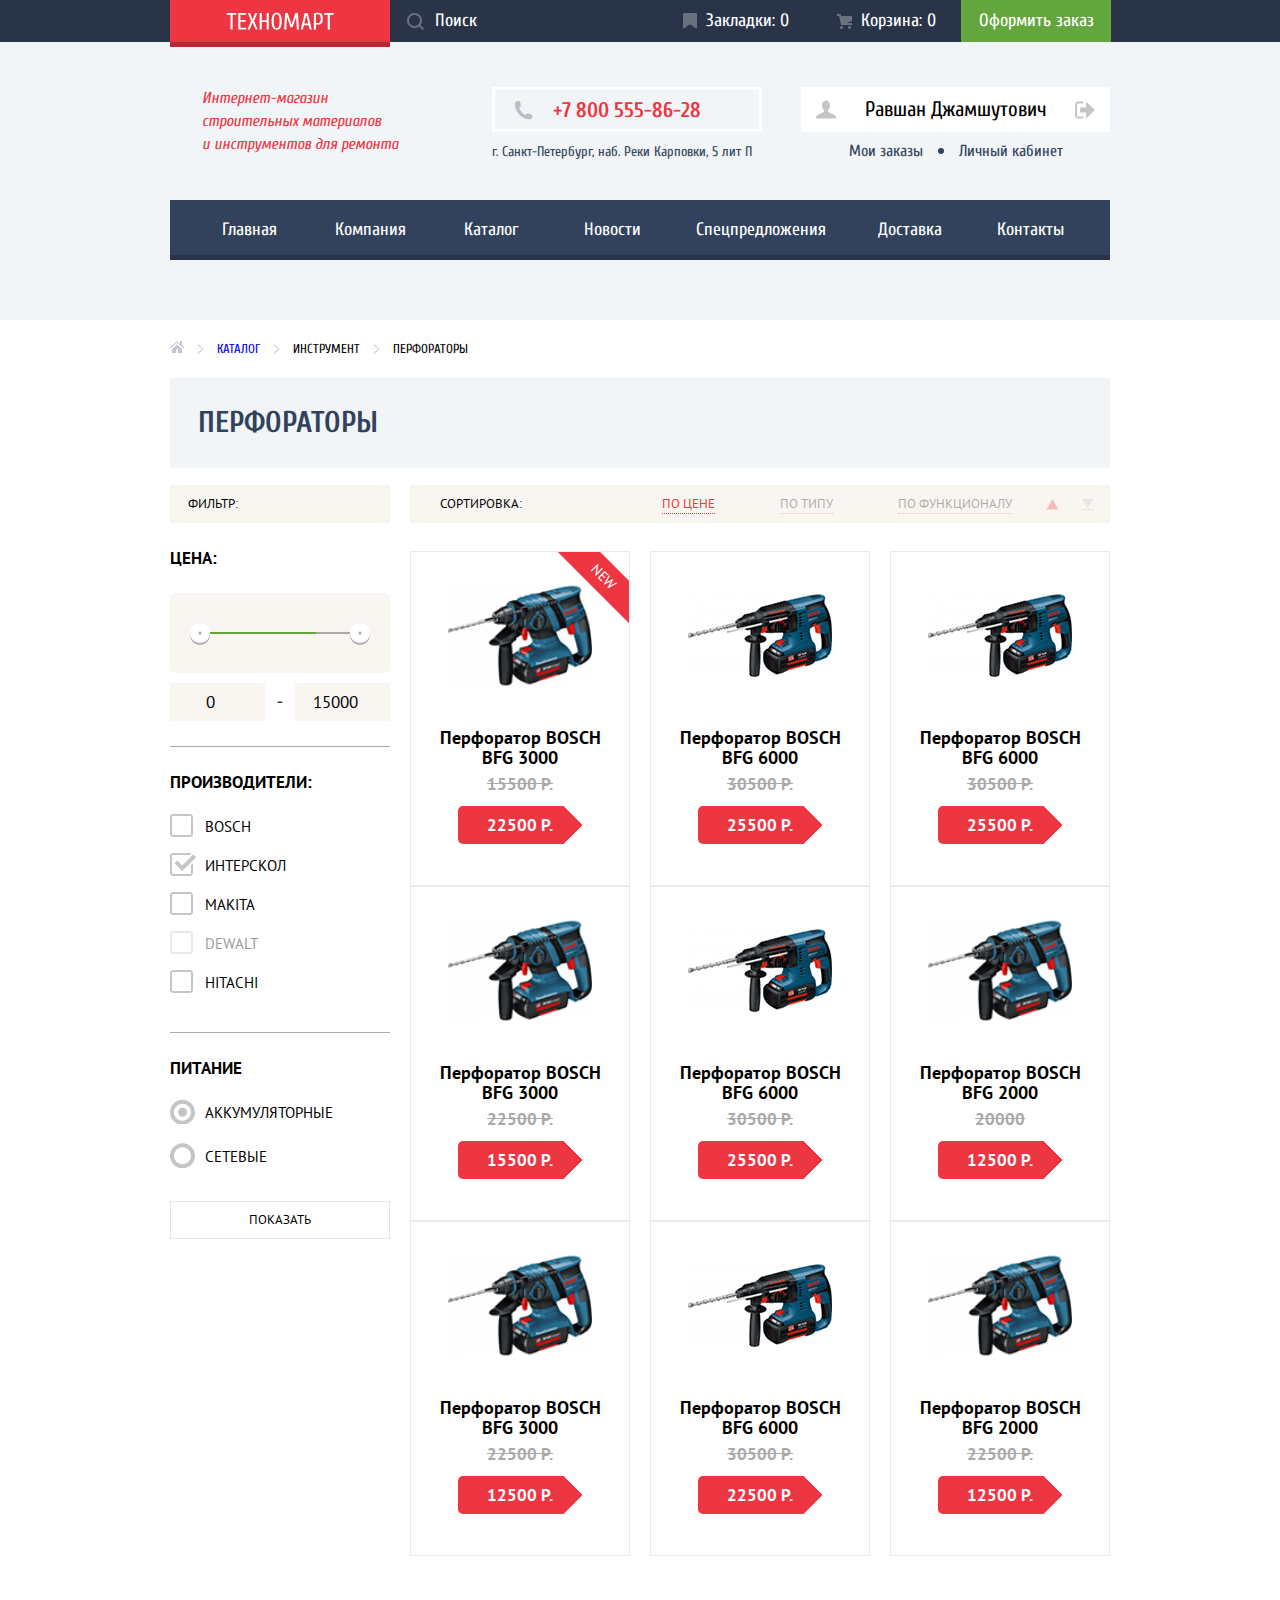
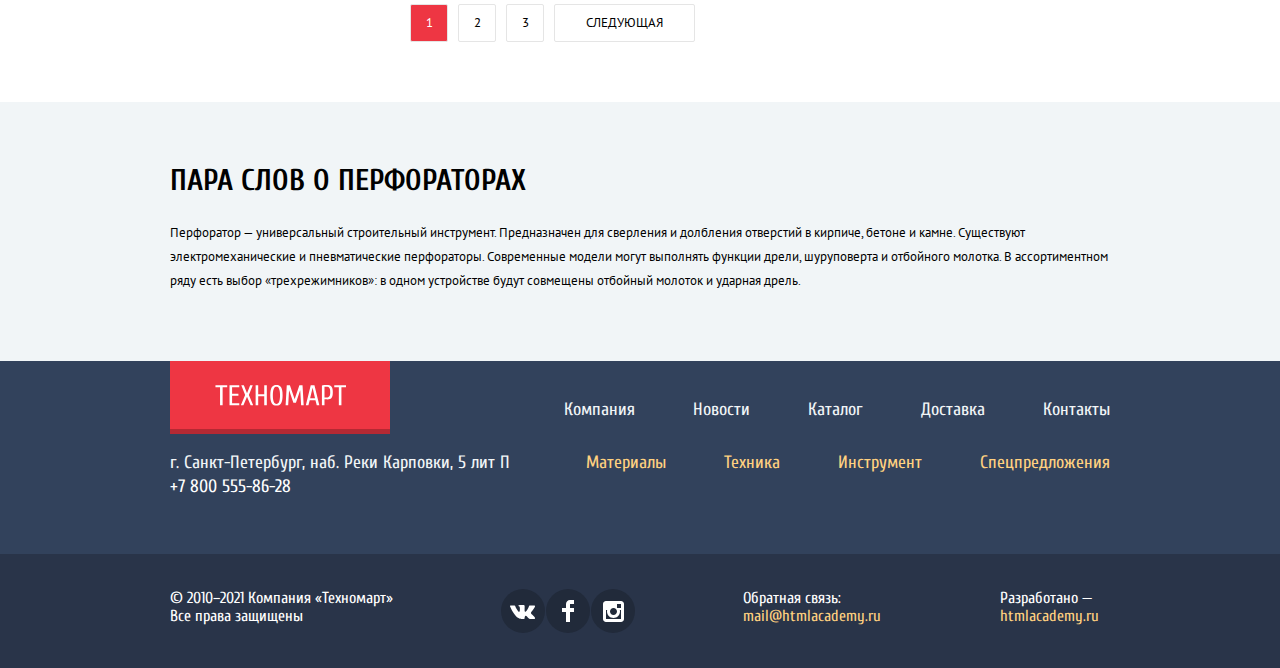
<file: catalog.html>
<!DOCTYPE html class="page">
<html lang="ru" class="catalog-page">
    <head>
        <meta charset="utf-8">
        <title>HTML Academy: Technomart: Каталог</title>
        <link rel="shortcut icon" href="favicon.ico" type="image/x-icon">
        <link rel="icon" href="img/favicon/32.svg" type="image/svg+xml">
        <link rel="apple-touch-icon" href="img/favicon/180.png">
        <link rel="manifest" href="manifest.webmanifest">
        <link rel="preconnect" href="https://fonts.googleapis.com">
        <link rel="preconnect" href="https://fonts.gstatic.com" crossorigin>
        <link href="https://fonts.googleapis.com/css2?family=Cuprum:wght@400;700&family=PT+Sans:wght@400;700&display=swap" rel="stylesheet">
        <link rel="stylesheet" href="css/normalize.css">
        <link rel="stylesheet" href="css/style.css">
    </head>
<body class="page-body">

    <header class="header">
        <div class="header-top">
            <div class="container">
                <a class="logo" href="/">
                    <img src="img/logos/logo-technomart.svg" width="108" height="18" alt="Техномарт. Ссылка на главную.">
                </a>
                <form class="search">
                    <svg width="17" height="17" viewBox="0 0 17 17" fill="none" xmlns="http://www.w3.org/2000/svg" class="search-icon">
                        <g opacity="0.3">
                        <path fill-rule="evenodd" clip-rule="evenodd" d="M13.458 12.044L17 15.586L15.586 17L12.044 13.458C10.782 14.421 9.21 15 7.5 15C3.35786 15 0 11.6421 0 7.5C0 3.35786 3.35786 0 7.5 0C11.6421 0 15 3.35786 15 7.5C15.0001 9.14309 14.4581 10.7403 13.458 12.044ZM7.5 2C4.467 2 2 4.467 2 7.5C2.00331 10.5362 4.4638 12.9967 7.5 13C10.532 13 13 10.532 13 7.5C13 4.467 10.532 2 7.5 2Z" fill="white"/>
                        </g>
                    </svg>
                    <input type="search" id="header-search" class="search-input">
                    <label for="header-search" class="search-label">Поиск</label>
                </form>
                <a href="#" class="bookmark">
                    <svg width="14" height="16" viewBox="0 0 14 16" fill="none" xmlns="http://www.w3.org/2000/svg" class="bookmark-icon">
                        <g opacity="0.3">
                        <path d="M14 15C14 15.55 13.632 15.741 13.182 15.426L7.819 11.661C7.369 11.346 6.632 11.346 6.182 11.661L0.818 15.426C0.368 15.741 0 15.55 0 15V1C0 0.45 0.45 0 1 0H13C13.55 0 14 0.45 14 1V15Z" fill="white"/>
                        </g>
                        </svg>
                        
                    Закладки: 0</a>
                <a href="#" class="cart-count">
                    <svg width="15" height="15" viewBox="0 0 15 15" fill="none" xmlns="http://www.w3.org/2000/svg" class="cart-icon">
                        <g opacity="0.3">
                        <path d="M4.5 15C5.32843 15 6 14.3284 6 13.5C6 12.6716 5.32843 12 4.5 12C3.67157 12 3 12.6716 3 13.5C3 14.3284 3.67157 15 4.5 15Z" fill="white"/>
                        <path d="M12.5 15C13.3284 15 14 14.3284 14 13.5C14 12.6716 13.3284 12 12.5 12C11.6716 12 11 12.6716 11 13.5C11 14.3284 11.6716 15 12.5 15Z" fill="white"/>
                        <path d="M15 2H4.07L3.648 0H0V2H2.031L4.016 11H15V9H9.441L15 6.951V2Z" fill="white"/>
                        </g>
                        </svg>
                        
                    Корзина: 0</a>
                <a href="#" class="confirm-order">Оформить заказ</a>
            </div>
        </div>
        <div class="header-middle">
            <div class="container">      
                <p class="slogan">
                    Интернет-магазин<br />строительных материалов<br />и инструментов для ремонта
                </p>
                <address class="header-adress-wrapper">
                    <div class="phone-wrapper">
                        <a href="tel:+78005558628" class="header-phone">+7 800 555-86-28</a>
                    </div>
                    <a href="#" class="header-adress">г. Санкт-Петербург, наб. Реки Карповки, 5 лит П</a>
                </address>
                <div class="user">
                    <div class="user-in">
                        <div class="user-name">
                            <a href="#" class="user-login-icon">
                                
                            <svg width="20" height="19" viewBox="0 0 20 19" xmlns="http://www.w3.org/2000/svg">
                                <path d="M17.881 14.666C15.737 13.931 13.625 13 12.674 12.276C12.017 11.775 11.904 10.658 12.157 9.861C13.275 8.958 14.021 7.384 14.021 5.583C14.021 2.776 12.221 0.5 10 0.5C7.77902 0.5 5.97901 2.776 5.97901 5.583C5.97901 7.384 6.72501 8.957 7.84201 9.86C8.09501 10.658 7.98302 11.775 7.32502 12.276C6.37502 13 4.26201 13.93 2.11801 14.666C-0.0259852 15.402 1.48343e-05 18.5 1.48343e-05 18.5H20C20 18.5 20.025 15.401 17.881 14.666Z" fill="#C5C5C5"/>
                                </svg>
                            </a>
                            <a href="#" class="user-login">
                                Равшан Джамшутович
                            </a>
                            <a href="#" class="user-exit">
                                <svg width="20" height="18" viewBox="0 0 20 18" xmlns="http://www.w3.org/2000/svg">
                                    <path d="M20 9L11.125 0.5V6.5H5.125V11.5H11.125V17.5L20 9Z" fill="#C5C5C5"/>
                                    <path d="M2.10604 14.452V3.548C2.12404 3.172 2.27704 2.491 3.11604 2.491H8.14304V0.5H3.11604C0.938036 0.5 0.112036 2.31 0.0870361 3.527V14.473C0.112036 15.689 0.938036 17.5 3.11604 17.5H8.14304V15.51H3.11604C2.27704 15.51 2.12404 14.827 2.10604 14.452Z" fill="#C5C5C5"/>
                                </svg>
                            </a>
                        </div>
                        <div class="user-menu">
                            <a class="user-orders">Мои заказы</a>
                            <div class="delim"></div>
                            <a class="user-cabinet">Личный кабинет</a>
                        </div>
                    </div>
                    <div class="user-out" style="display: none;">
                        <a href="blank.html" class="log-in">Войти</a>
                        <a href="blank.html" class="registration">Регистрация</a>
                    </div>
                </div>
            </div>
        </div>
        <nav class="header-bottom container">
            <div class="header-navlist">
                    <a href="/" class="nav-a">Главная</a>
                    <a href="blank.html" class="nav-a">Компания</a>
                    <a href="catalog.html" class="nav-a">Каталог</a>
                    <a href="blank.html" class="nav-a">Новости</a>
                    <a href="blank.html" class="nav-a">Спецпредложения</a>
                    <a href="blank.html" class="nav-a">Доставка</a>
                    <a href="blank.html" class="nav-a">Контакты</a>
            </div>
        </nav>
    </header>

<main class="catalog-main">
    <div class="container grid-container">
        <nav class="breadcumbs">
            <a class="breadcumbs-link"><img src="img/icons/home.svg" alt="Главная" width="14" height="12"></a>
            <a href="/catalog.html" class="breadcumbs-link">Каталог</a>
            <a class="breadcumbs-link">Инструмент</a>
            <a>Перфораторы</a>
        </nav>

        <div class="catalog-header-wrapper section-header">
            <h1 class="catalog-header">Перфораторы</h1>
        </div>

        <section class="filter">
            <form action="">
                <h2 class="filter-header">Фильтр:</h2>
                <fieldset class="filter-fieldset filter-price">
                    <legend class="filter-legend">Цена:</legend>
                    <div class="price-range">
                        <div class="range-controls">
                            <div class="scale">
                                <div class="bar"></div>
                            </div>
                            <div class="toggle toggle-min"></div>
                            <div class="toggle toggle-max"></div>
                        </div>
                        <div class="price-controls">
                            <label class="min-price">
                                <input type="number" name="min-price" value="0" class="price-input">
                              </label>
                              -
                              <label class="max-price">
                                <input type="number" name="max-price" value="15000" class="price-input">
                              </label>
                        </div>
                    </div>
                </fieldset>
                <fieldset class="filter-fieldset filter-fabric">
                    <legend class="filter-legend">Производители:</legend>
                    <ul class="fabric-list">
                        <li class="fabric-item">
                            <input type="checkbox" name="fabric-bosch" id="fabric-bosch" class="filter-input-checkbox  visually-hidden"><label for="fabric-bosch">BOSCH</label>
                        </li>
                        <li class="fabric-item">
                            <input type="checkbox" name="fabric-interskol" id="fabric-interskol" class="filter-input-checkbox visually-hidden" checked><label for="fabric-interskol">ИНТЕРСКОЛ</label>
                        </li>
                        <li class="fabric-item">
                            <input type="checkbox" name="fabric-makite" id="fabric-makite" class="filter-input-checkbox visually-hidden"><label for="fabric-makite">MAKIta</label>
                        </li>
                        <li class="fabric-item">
                            <input type="checkbox" class="filter-input-checkbox visually-hidden" id="dewalt" name="dewalt" disabled><label for="">Dewalt</label>
                        </li>
                        <li class="fabric-item">
                            <input type="checkbox" id="hitachi" name="hitachi" class="filter-input-checkbox visually-hidden"><label for="hitachi">Hitachi</label>
                        </li>
                    </ul>
                </fieldset>
                <fieldset class="filter-fieldset filter-power">
                    <legend class="filter-legend">Питание</legend>
                    <ul class="power-list">
                        <li class="power-item">
                            <input type="radio" class="filter-input-radio visually-hidden" name="radio-power" id="radio-accum" checked><label for="radio-accum">Аккумуляторные</label>
                        </li>
                        <li class="power-item">
                            <input type="radio" name="radio-power" id="radio-net" class="filter-input-radio visually-hidden"><label for="radio-net">Сетевые</label>
                        </li>
                    </ul>
                </fieldset>
                <button type="submit" class="filter-submit">Показать</button>
            </form>
        </section>
        <section class="sort">
            <fieldset class="sort-wrapper">
                <span class="sort-legend">Сортировка:</span>
                    <div class="sort-params">
                        <a class="sort-param by-price active">По цене</a>
                        <a class="sort-param by-type">По типу</a>
                        <a class="sort-param by-func">По функционалу</a>
                    </div>
                    <div class="sort-order">
                        <a class="sort-param sort-asc"><img src="img/filter/asc.svg" alt="по возрастанию"></a>
                        <a class="sort-param sort-dsc"><img src="img/filter/dsc.svg" alt="по убыванию"></a>
                    </div>
            </fieldset>
        </section>
        <section class="goods">
            <ul class="goods-list goods-list-catalog">
                <li class="good-item new">
                    <img src="img/goods/bfg3000.jpg" alt="" width="127" height="112" class="good-img">
                    <div class="good-buttons">
                        <a class="good-buy">Купить</a>
                        <a class="good-bookmark">В закладки</a>
                    </div>
                    <p class="good-title">
                        Перфоратор BOSCH<br />
                        BFG 3000
                    </p>
                    <p class="old-price">15500 Р.</p>
                    <p class="price"><span>22500 Р.</span></p>
                </li>
                <li class="good-item">
                    <img src="img/goods/bfg6000.jpg" alt="" width="144" height="128" class="good-img">
                    <div class="good-buttons">
                        <a class="good-buy">Купить</a>
                        <a class="good-bookmark">В закладки</a>
                    </div>
                    <p class="good-title">
                        Перфоратор BOSCH<br />
                        BFG 6000
                    </p>
                    <p class="old-price">30500 Р.</p>
                    <p class="price"><span>25500 Р.</span></p>
                </li>
                <li class="good-item">
                        <img src="img/goods/bfg6000.jpg" alt="" width="144" height="128" class="good-img">
                        <div class="good-buttons">
                            <a class="good-buy">Купить</a>
                            <a class="good-bookmark">В закладки</a>
                        </div>
                        <p class="good-title">Перфоратор BOSCH<br />BFG 6000</p>
                        <p class="old-price">30500 Р.</p>
                        <p class="price"><span>25500 Р.</span></p>
                </li>
                <li class="good-item">
                        <img src="img/goods/bfg3000.jpg" alt="" width="127" height="112" class="good-img">
                        <div class="good-buttons">
                            <a class="good-buy">Купить</a>
                            <a class="good-bookmark">В закладки</a>
                        </div>
                        <p class="good-title">Перфоратор BOSCH<br />BFG 3000</p>
                        <p class="old-price">22500 Р.</p>
                        <p class="price"><span>15500 Р.</span></p>
                </li>
                <li class="good-item">
                        <img src="img/goods/bfg6000.jpg" alt="" width="144" height="128" class="good-img">
                        <div class="good-buttons">
                            <a class="good-buy">Купить</a>
                            <a class="good-bookmark">В закладки</a>
                        </div>
                        <p class="good-title">Перфоратор BOSCH<br />BFG 6000</p>
                        <p class="old-price">30500 Р.</p>
                        <p class="price"><span>25500 Р.</span></p>
                </li>
                <li class="good-item">
                        <img src="img/goods/bfg2000.jpg" alt="" width="127" height="112" class="good-img">
                        <div class="good-buttons">
                            <a class="good-buy">Купить</a>
                            <a class="good-bookmark">В закладки</a>
                        </div>
                        <p class="good-title">Перфоратор BOSCH<br />BFG 2000</p>
                        <p class="old-price">20000</p>
                        <p class="price"><span>12500 Р.</span></p>
                </li>
                <li class="good-item">
                        <img src="img/goods/bfg3000.jpg" alt="" width="127" height="112" class="good-img">
                        <div class="good-buttons">
                            <a class="good-buy">Купить</a>
                            <a class="good-bookmark">В закладки</a>
                        </div>
                        <p class="good-title">Перфоратор BOSCH<br />BFG 3000</p>
                        <p class="old-price">22500 Р.</p>
                        <p class="price"><span>12500 Р.</span></p>
                </li>
                <li class="good-item">
                        <img src="img/goods/bfg6000.jpg" alt="" width="144" height="128" class="good-img">
                        <div class="good-buttons">
                            <a class="good-buy">Купить</a>
                            <a class="good-bookmark">В закладки</a>
                        </div>
                        <p class="good-title">Перфоратор BOSCH<br />BFG 6000</p>
                        <p class="old-price">30500 Р.</p>
                        <p class="price"><span>22500 Р.</span></p>
                </li>
                <li class="good-item">
                        <img src="img/goods/bfg2000.jpg" alt="" width="127" height="112" class="good-img">
                        <div class="good-buttons">
                            <a class="good-buy">Купить</a>
                            <a class="good-bookmark">В закладки</a>
                        </div>
                        <p class="good-title">Перфоратор BOSCH<br />BFG 2000</p>
                        <p class="old-price">22500 Р.</p>
                        <p class="price"><span>12500 Р.</span></p>
                </li>
            </ul>
            <ul class="pagination">
                <li class="page-item visually-hidden">Предыдущая</li>
                <li class="page-item active">1</li>
                <li class="page-item">2</li>
                <li class="page-item">3</li>
                <li class="page-item page-last">Следующая</li>
            </ul>
        </section>
    </div>

    <section class="catalog-about">
        <div class="container">

            <h2 class="catalog-about-header">ПАРА СЛОВ О ПЕРФОРАТОРАХ</h2>
            <p class="catalog-about-desc">Перфоратор — универсальный строительный инструмент. Предназначен для сверления и долбления отверстий в кирпиче, бетоне и камне.
                Существуют электромеханические и пневматические перфораторы. Современные модели могут выполнять функции дрели, шуруповерта и отбойного молотка. 
                В ассортиментном ряду есть выбор «трехрежимников»: в одном устройстве будут совмещены отбойный молоток и ударная дрель.
            </p>
        </div>
    </section>

</main>
<footer class="footer-top">
    <div class="container">
        <a href="/" class="footer-logo">
            <img src="/img/logos/logo-technomart.svg" alt="" width="137" height="22">
        </a>
        <ul class="footer-mainmenu">
            <li>
                <a href="blank.html" class="footer-mainmenu-link">Компания</a>
            </li>
            <li>
                <a href="blank.html" class="footer-mainmenu-link">Новости</a>
            </li>
            <li>
                <a href="catalog.html" class="footer-mainmenu-link">Каталог</a>
            </li>
            <li>
                <a href="blank.html" class="footer-mainmenu-link">Доставка</a>
            </li>
            <li>
                <a href="blank.html" class="footer-mainmenu-link">Контакты</a>
            </li>
        </ul>
        <address class="footer-adress">
            <p>г. Санкт-Петербург, наб. Реки Карповки, 5 лит П</p>
            <a href="tel:+78005558628" class="footer-phone">+7 800 555-86-28</a>
        </address>
        <ul class="footer-fastlink">
            <li><a href="blank.html" class="fastlink-link">Материалы</a></li>
            <li><a href="blank.html" class="fastlink-link">Техника</a></li>
            <li><a href="blank.html" class="fastlink-link">Инструмент</a></li>
            <li><a href="blank.html" class="fastlink-link">Спецпредложения</a></li>
        </ul>
    </div>
</footer>
<footer class="footer-bottom">
    <div class="container">
        <div class="copyright">
            © 2010–2021 Компания «Техномарт»<br />
            Все права защищены
        </div>
        <div class="social-list">
            <a href="https://vk.com" alt="ВКонтакте" class="social-item">
                <svg width="26" height="15" viewBox="0 0 26 15" fill="none" xmlns="http://www.w3.org/2000/svg">
                    <path d="M15.5403 11.7284C16.4609 11.4387 17.6395 13.6409 18.8943 14.4837C19.836 15.1221 20.5573 14.9843 20.5573 14.9843L23.9017 14.9374C23.9017 14.9374 25.6495 14.8324 24.8232 13.4805C24.7549 13.368 24.3389 12.4784 22.334 10.6474C20.2376 8.73211 20.5217 9.04242 23.0456 5.73117C24.5835 3.71273 25.1988 2.47992 25.0062 1.95492C24.8213 1.44961 23.6918 1.58086 23.6918 1.58086L19.9237 1.60617C19.5568 1.60711 19.2458 1.71773 19.1042 2.08898C19.1013 2.09273 18.5062 3.65086 17.7127 4.97555C16.0362 7.77773 15.3669 7.9268 15.0896 7.75148C14.4531 7.34555 14.6139 6.12305 14.6139 5.25398C14.6139 2.53805 15.0299 1.40555 13.7992 1.11305C13.388 1.01555 13.0876 0.951796 12.0389 0.942421C10.6985 0.922733 9.56027 0.942421 8.91508 1.25086C8.48656 1.45992 8.15819 1.91836 8.35753 1.94461C8.6079 1.97742 9.1693 2.09461 9.46975 2.49398C9.8559 3.01148 9.84434 4.17117 9.84434 4.17117C9.84434 4.17117 10.0649 7.36898 9.32434 7.76555C8.8159 8.03742 8.12064 7.48242 6.62516 4.93805C5.86153 3.6368 5.28471 2.19867 5.28471 2.19867C5.28471 2.19867 5.17301 1.93148 4.97079 1.78523C4.73005 1.6118 4.39301 1.55648 4.39301 1.55648L0.816563 1.57898C0.816563 1.57898 0.27923 1.59398 0.0818227 1.82461C-0.0934366 2.02898 0.0673782 2.45086 0.0673782 2.45086C0.0673782 2.45086 2.86864 8.9018 6.04064 12.1512C8.94879 15.1343 12.2537 14.9365 12.2537 14.9365H13.7511C13.7511 14.9365 14.2027 14.8859 14.4338 14.644C14.6495 14.419 14.6399 13.9962 14.6399 13.9962C14.6399 13.9962 14.61 12.019 15.5403 11.7284Z" fill="white"/>
                    </svg>                        
            </a>

            <a href="" class="social-item" alt="facebook">
                <svg width="12" height="22" viewBox="0 0 12 22" fill="none" xmlns="http://www.w3.org/2000/svg">
                    <path d="M12 4V0H8C5.79086 0 4 1.79086 4 4V8H0V12H4V22H8V12H12V8H8V4H12Z" fill="white"/>
                    </svg>                        
            </a>

            <a href="" class="social-item" alt="Instagram">
                <svg width="21" height="21" viewBox="0 0 21 21" fill="none" xmlns="http://www.w3.org/2000/svg">
                    <path fill-rule="evenodd" clip-rule="evenodd" d="M3 0H18C19.65 0 21 1.35 21 3V18C21 19.65 19.65 21 18 21H3C1.35 21 0 19.65 0 18V3C0 1.35 1.35 0 3 0ZM14 10.5C14 8.57 12.43 7 10.5 7C8.57 7 7 8.57 7 10.5C7 12.43 8.57 14 10.5 14C12.43 14 14 12.43 14 10.5ZM3 18V9H4.181C4.0626 9.49127 4.00186 9.99467 4 10.5C4 14.0899 6.91015 17 10.5 17C14.0899 17 17 14.0899 17 10.5C16.9986 9.99464 16.9379 9.49118 16.819 9H18V18H3ZM14 7H18V3H14V7Z" fill="white"/>
                    </svg>                        
            </a>
        </div>
        <div class="callback">Обратная связь:<br />
            <a href="mailto:mail@htmlacademy.ru">mail@htmlacademy.ru</a>
        </div>
        <div class="made">Разработано —<br />
            <a href="https://htmlacademy.ru/intensive/htmlcss">htmlacademy.ru</a>
        </div>
    </div>
</footer>
<div class="modal" style="display: none;">
    <div>X</div>
    <p>Товар добавлен в корзину!</p>
    <div>
        <button>Оформить заказ</button>
        <button>продолжить покупки</button>
    </div>
</div>

</body>
</html>
</file>
<file: css/style.css>
:root {
    --basic-red: #EE3643;
    --basic-white: #ffffff;
    --basic-black: #000000;
    --basic-greyblue: #32425C;
    --basic-grey: #A9A9A9;
    --basic-yellow: #FFD180;
    --basic-green: #63A63E;
    --basic-background: #F1F5F7;
    --special-blue: #3BBCE3;
    --special-yellow: #FFBF47;
    --special-lilac: #DC91D8;
    --special-greenlight: #8ED78F;
    --special-grey: #C5C5C5;
    --success: #5FBB2D;
    --error: #BA2732;
    --dark-background: #293449;
    --very-dark-background: #1D2739;
    --background-beige: #F9F5F0;
    --social-back: #212A3A;
    --red-shadow: #b52933;
    --border: #EAEAEA;
    --filter-background: #F7F3EC;
    --grey-shadow: #ABABAB;
}

* {
    box-sizing: border-box;
    margin: 0;
    padding: 0;
    font-size: 1em;
}

ul {
    margin: 0;
    padding: 0;
}

li {
    list-style: none;
    margin: 0;
    padding: 0;
}

.visually-hidden {
    position: absolute;
    width: 1px;
    height: 1px;
    margin: -1px;
    border: 0;
    padding: 0;
    white-space: nowrap;
    clip-path: inset(100%);
    clip: rect(0 0 0 0);
    overflow: hidden;
  }

.page, .catalog-page {
    font-family: Cuprum;
    height: 100%;
}

.page-body {
    min-height: 100%;
    display: grid;
    grid-template-rows: min-content 1fr min-content min-content;

}
.container {
    width: 940px;
    margin: 0 auto;
}

.header {
    background-color: var(--basic-background);
    padding-bottom: 60px;
}

.header-top {
    background-color: var(--dark-background);
    height: 42px;
    font-size: 18px;
    line-height: 24px;
}

.header-top .container {
    display: grid;
    height: 42px;
    grid-template-columns: 220px 1fr repeat(3, 150px);
    align-items: center;
    align-self: center;
    justify-content: space-between;
    align-items: stretch;
}

.logo {
    background-color: var(--basic-red);
    width: 220px;
    box-shadow: 0px 5px 0px var(--red-shadow);
    display: flex;
    justify-content: center;
    align-items: center;
    height: 100%;
}

.search {
    margin-right: auto;
    width: 271px;
    height: 100%;
    align-self: center;
    padding-left: 17px;
    display: flex;
    align-items: center;
    justify-content: flex-start;
}
.search-input {
    display: none;
    padding-left: 12px;
}

.search-label {
    color: var(--basic-white);
    padding-left: 11px;
}

.search-label:active  {
    opacity: 0.5;
}

.header-middle .container {
    padding: 45px 0 36px 32px;
    display: grid;
    grid-template-columns: 290px 1fr 1fr;
    align-items: flex-start;  
}

.bookmark, .cart-count, .confirm-order {
    width: 150px;
    height: 100%;
    color: var(--basic-white);
    text-decoration: none;
    display: flex;
    align-items: center;
    justify-content: center;
}

.bookmark-icon, .cart-icon {
    margin-right: 9px;
}

.confirm-order {
    background-color: var(--basic-green);
}

.bookmark:active, .cart-count:active, .confirm-order:active {
    opacity: 0.5;
}

.cart-count.not-empty {
    background-color: var(--basic-red);
}

.slogan {
    font-style: italic;
    font-weight: 400;
    font-size: 16px;
    line-height: 23px;
    color: var(--basic-red);
}

.phone-wrapper {
    border: 3px solid #FFFFFF;
    width: 270px;
    height: 45px;
    display: flex;
    align-items: center;
    justify-content: center;
    margin-bottom: 8px;
}

.header-phone::before {
    content: '';
    background-image: url('/img/icons/phone.svg');
    width: 19px;
    height: 19px;
    position: absolute;
    left: -39px;
    top: 50%;
    transform: translateY(-50%);
}

.header-phone {
    position: relative;
    font-style: normal;
    text-decoration: none;
    font-weight: 700;
    font-size: 21px;
    line-height: 30px;
    color: var(--basic-red);
}

.header-adress {
    font-weight: 400;
    font-size: 14px;
    line-height: 24px;
    color: var(--basic-greyblue);
    text-decoration: none;
}

.user-data {
    font-size: 21px;
    line-height: 21px;  
    color: var(--basic-black);
}

.user-out {
    display: flex;
    justify-content: flex-end;
    align-items: flex-start;
}

.log-in, 
.registration {
    font-size: 21px;
    line-height: 21px;
    color: var(--basic-black);
    display: block;
    background-color: var(--basic-white);
    padding: 12px 24px;
    text-decoration: none;
}

.log-in {
    margin-right: 10px;
}

.user-name {
    font-size: 21px;
    line-height: 21px;
    color: var(--basic-black);
    background-color: var(--basic-white);
    padding: 12px 15px;
    min-width: 300px;
    display: flex;
    align-items: center;
    justify-content: space-between;
}

.user-name a {
    text-decoration: none;
    color: var(--basic-black);
}

.user-login {
    padding-left: 20px;
    padding-right: 20px;
}

.log-in:hover, 
.registration:hover, 
.user-orders:hover, 
.user-cabinet:hover {
    color: var(--basic-red);
}

.log-in:active, 
.registration:active, 
.user-orders:active, 
.user-cabinet:active, 
.user-name a:active {
    color: var(--special-grey);
}

.user-orders, 
.user-cabinet {
    font-size: 16px;
    line-height: 18px;
    color: var(--basic-greyblue);
}

.user-name {
    display: flex;
}


.user-login-icon:hover path, .user-exit:hover path {
    fill: var(--basic-greyblue);
}

.user-menu {
    text-align: center;
    display: flex;
    align-items: center;
    justify-content: center;
    margin-top: 10px;
}

.user-menu a {
    cursor: pointer;
}

.delim {
    width: 6px;
    height: 6px;
    border-radius: 50%;
    background-color: var(--basic-greyblue);
    margin-left: 15px;
    margin-right: 15px;
}

.header-bottom {
    background-color: var(--basic-greyblue);
    box-shadow: inset 0px -5px 0px #293449;
    height: 60px;
    /* padding: 0 20px; */
}

.header-navlist {
    display: flex;
    justify-content: center;
    align-items: center;
    height: 100%;
    align-self: stretch;
    text-align: center;
}

.nav-a {
    font-size: 18px;
    line-height: 24px;
    color: var(--basic-white);
    text-decoration: none;
    width: 100%;
    align-self: stretch;
    display: flex;
    align-items: center;
    justify-content: center;
    padding: 0 23px;
}

.nav-a:first-child {
    padding-left: 43px;
}

.nav-a:last-child {
    padding-right: 43px;
}

.nav-a:hover {
    background-color: var(--dark-background);
}

.nav-a:active {
    opacity: 0.5;
}

h1 {
    font-size: 0;
}

.promo {
    padding-top: 60px;
    margin-bottom: 60px;
}

.promo-menu {
    margin: 0;
    padding: 0;
    display: grid;
    grid-template-columns: repeat(3, 1fr);
    grid-template-rows: repeat(3, 1fr);
    gap: 20px;
    grid-template-areas: 
        "materials instruments technic"
        "slider slider discount"
        "slider slider delivery";
}


.promo-item {
    position: relative;
    font-weight: 700;
    font-size: 24px;
    line-height: 30px;
    color: var(--basic-white);
    width: 300px;
    height: 123px;
    padding: 20px 22px;
    overflow: hidden;
}

.promo-link {
    display: block;
    width: 135px;
    height: 38px;
    font-size: 14px;
    line-height: 18px;  
    color: var(--basic-white);
    text-transform: uppercase;
    text-decoration: none;
    background-color: rgba(255,255,255,0.3);
    display: flex;
    justify-content: center;
    align-items: center;
    margin-top: 13px;
}

.promo-link:active {
    background-color: rgba(169,169,169,0.3);
}

.promo-link:hover {
    background-color: rgba(197, 197, 197, 0.3);
}

.promo-materials {
    background-color: var(--basic-yellow);
    grid-area: materials;
    background-image: url('/img/promo/materials.svg');
    background-repeat: no-repeat;
    background-position: 83% 48%;
}

.promo-instrument {
    background-color: var(--special-blue);
    grid-area: instruments;
    background-image: url('/img/promo/tool.svg');
    background-repeat: no-repeat;
    background-position: 86% 48%;
}

.promo-technic {
    background-color: var(--special-lilac);
    grid-area: technic;
    background-image: url('/img/promo/technic.svg');
    background-repeat: no-repeat;
    background-position: 86% 48%;
}

.promo-discount {
    background-color: var(--special-greenlight);
    grid-area: discount;
    background-image: url('/img/promo/discount.svg');
    background-repeat: no-repeat;
    background-position: 82% 48%;
}

.promo-delivery {
    background-color: var(--basic-yellow);
    grid-area: delivery;
    background-image: url('/img/promo/delivery.svg');
    background-repeat: no-repeat;
    background-position: 86% 48%;
}

.promo-slider {
    grid-area: slider;
    width: 620px;
    height: 266px;
}

.slider-item {
    color: var(--basic-white);
    background-color: var(--dark-background);
    width: 100%;
    display: flex;
    flex-direction: column;
    width: 100%;
    height: 100%;
}

.slider-1 {
    background: url('/img/slider/slide2.jpg') center center/cover no-repeat;
}

.slider-2 {
    background: url('/img/slider/slide1.jpg') center center/cover no-repeat;
}

.slider-header {
    font-weight: 700;
    font-size: 36px;
    line-height: 36px;
    margin: 0;
    background: rgba(0,0,0,0.25);
    height: 104px;
    padding: 24px 23px 0;
    margin-bottom: 97px;
}

.slider-header h3 {
    margin-bottom: 5px;
    text-transform: uppercase;
}

.slider-item p {
    font-size: 18px;
    line-height: 24px;
}

.slider-header p {
    font-weight: 400;
}

.slider-button {
    margin-left: 23px;
}


.section-header {
    background-color: var(--background-beige);
    display: flex;
    align-items: center;
    justify-content: space-between;
    height: 90px;
    padding: 0 14px 0 28px;
    margin-bottom: 17px;
}

.section-header h2 {
    font-size: 30px;
    line-height: 30px;
    text-transform: uppercase;
    color: var(--basic-greyblue);
    font-weight: normal;
}



/* good-item*/
.goods-list {
    display: flex;
    flex-wrap: wrap;
    margin-bottom: 70px;
}

.catalog-main .good-item:nth-child(3n) {
    margin-right: 0;
}

.main .good-item:nth-child(4n) {
    margin-right: 0;
}

.good-item {
    box-sizing: border-box;
    font-family: 'PT Sans';
    border: 1px solid var(--border);
    width: 220px;
    min-height: 318px;
    margin-right: 20px;
    cursor: pointer;
    display: flex;
    flex-direction: column;
    justify-content: space-between;
    align-items: center;
    padding: 20px;
}

.good-img {
    width: 144px;
    height: 128px;
    object-fit: contain;
}

.good-item:hover {
    box-shadow: 0 0 20px rgba(0,0,0,0.15);
}

.good-title {
    font-weight: 700;
    font-size: 18px;
    line-height: 20px;
    color: var(--basic-black);
    margin-bottom: 7px;
    text-align: center;
    margin-top: 28px;
}

.good-buttons {
    display: none;
}

.old-price {
    font-weight: 700;
    font-size: 17px;
    line-height: 18px;
    text-decoration-line: line-through;
    text-transform: uppercase;
    color: var(--basic-grey);
    margin-bottom: 13px;
}

.price {
    font-style: normal;
    font-weight: 700;
    font-size: 17px;
    line-height: 18px;
    text-transform: uppercase;
    color: var(--basic-white);
    background-color: var(--basic-red);
    background-image:
    linear-gradient(225deg, white 20%, transparent 20%),
    linear-gradient(315deg, white 20%, transparent 20%);
    background-repeat: no-repeat;
    background-position: center;
    width: 141px;
    height: 38px;
    display: flex;
    justify-content: center;
    align-items: center;
    transform: translateX(8px);
    border-bottom-left-radius: 5px;
    border-top-left-radius: 5px;
    margin-bottom: 21px;
}

.price span {
    transform: translateX(-8px);
}

.good-buy {
    font-family: 'Cuprum';
    font-weight: 400;
    font-size: 14px;
    line-height: 18px;
    color: var(--basic-white);
}

.good-bookmark {
    font-family: 'Cuprum';
    font-weight: 400;
    font-size: 14px;
    line-height: 18px;
    color: var(--basic-greyblue);
}

.good-bookmark:active {
    opacity: 0.5;
}

.partners {
    margin-bottom: 70px;
}

.partners-list {
    display: grid;
    grid-template-columns: repeat(4, 220px);
    grid-template-rows: repeat(2, 145px);
    gap: 20px;
}

.partners-item {
    width: 220px;
    height: 145px;
    border: 1px solid var(--border);
    display: flex;
    justify-content: center;
    align-items: center;
}

.partners-link {
    display: block;
    width: 100%;
}

.services {
    background-color: var(--basic-background);
    padding: 65px 0 99px 0;
}

.services .container {
    display: grid;
    grid-template-columns: max-content 1fr;
    grid-template-rows: min-content 1fr;
}

.services-header {
    font-size: 30px;
    line-height: 30px;
    font-weight: normal;
    text-transform: uppercase;
    color: var(--basic-black);
    grid-column: 1 / -1;
    margin-bottom: 25px;
}

.services-text {
    font-family: 'PT Sans';
    font-weight: 400;
    font-size: 13px;
    line-height: 24px;
    grid-column: 1 / -1;
    margin-bottom: 70px;
}

.services-nav {
    grid-column: 1 / 2;
    margin-top: 5px;
}

.services-nav-item {
    font-weight: 700;
    font-size: 21px;
    line-height: 30px;
    color: var(--basic-white);
    background-color: var(--basic-greyblue);
    width: 240px;
    height: 61px;
    display: flex;
    box-shadow: 0px 1px 0px #293449, inset 0px 1px 0px #405069;
    box-shadow: inset 0px 1px 0px #405069;
    filter: drop-shadow(0px 1px 0px #293449);
    display: flex;
    justify-content: flex-start;
    align-items: center;
    padding-left: 22px;
    cursor: pointer;
}

.services-nav-item.active {
    color: var(--basic-greyblue);
    background-color: var(--basic-white);
    box-shadow: 0px 1px 0px #FFFFFF;
}

.services-nav-item.active:hover {
    background-color: var(--basic-white);
    cursor: default;
}

.services-nav-item:hover {
    background-color: var(--dark-background);
}

.services-list {
    grid-column: 2 / -1;
    position: relative;
}

.services-list::before {
    content: '';
    background: url('/img/services/shadow.png') center center/cover no-repeat;
    display: block;
    position: absolute;
    width: 10px;
    height: 279px;
    top: -25%;
    left: -10px;
}

.services-item {
    display: none;
    padding-left: 80px;
    padding-bottom: 20px;
}

.services-item.active {
    display: block;
}

.services-delivery {
    background: url('/img/services/delivery-bg.png') no-repeat;
    background-position: 100% -22%;
}

.services-garanty {
    background: url('/img/services/garanty-bg.png') no-repeat;
    background-position: top right;
}

.services-credit {
    background: url('/img/services/credit-bg.png') no-repeat;
    background-position: top right;
}

.services-item h3 {
    font-family: 'Cuprum';
    font-weight: 400;
    font-size: 30px;
    line-height: 30px;
    color: var(--basic-greyblue);
    margin-bottom: 30px;
    text-transform: uppercase;
}

.services-item p {
    font-family: 'PT Sans';
    font-size: 13px;
    line-height: 24px;
    color: var(--basic-black);
}

.about {
    display: flex;
    justify-content: space-between;
    padding: 70px 0;
}

.description {
    width: 460px;
}

.contacts {
    width: 300px;
}

.about-header {
    font-size: 30px;
    line-height: 30px;
    font-weight: normal;
    text-transform: uppercase;
    color: var(--basic-black);
    padding-bottom: 24px;
}

.about p {
    font-family: 'PT Sans';
    font-size: 13px;
    line-height: 24px;
    color: var(--basic-black);
}

.about p:first-of-type {
    margin-bottom: 38px;
}

.transport-list {
    margin-bottom: 20px;
}

.transport-item {
    font-size: 18px;
    line-height: 24px;
    color: var(--basic-black);
    position: relative;
    padding-left: 37px;
    margin-bottom: 12px;
}

.transport-item:last-child {
    margin-bottom: 0;
}

.transport-item::before {
    content: '';
    width: 25px;
    height: 2px;
    background-color: var(--basic-red);
    position: absolute;
    left: 0;
    top: 50%;
    bottom: -1px;
}

.contacts-header {
    font-size: 30px;
    line-height: 30px;
    text-transform: uppercase;
    color: var(--basic-black);
}

.contacts-text {
    margin-bottom: 36px;
}

.small-map {
    margin-bottom: 25px;
    width: 300px;
    height: 158px;
}

/*footer*/

.footer-top {
    background-color: var(--basic-greyblue);
}

.footer-top .container {
    display: flex;
    flex-wrap: wrap;
    justify-content: space-between;
    margin-bottom: 55px;
    /* grid-template-columns: repeat(12, 80px);
    grid-template-rows: repeat(2, 1fr); */
}

.footer-logo {
    grid-column: 1 / 4;
    grid-row: 1/2;
    display: block;
    width: 220px;
    height: 68px;
    background-color: var(--basic-red);
    box-shadow: 0px 5px 0px var(--red-shadow);
    display: flex;
    align-items: center;
    justify-content: center;
    margin-bottom: 22px;
}

.footer-mainmenu {
    grid-column: 5 / -1;
    grid-row: 1  / 2;
    display: flex;
    justify-content: space-between;
    margin-top: 37px;
    width: 546px;
}

.footer-mainmenu-link {
    font-size: 18px;
    line-height: 24px;
    color: var(--basic-background);
    text-decoration: none;
}

.footer-mainmenu-link:hover, .fastlink-link:hover {
    text-decoration: underline;
}

.footer-mainmenu-link:active, .fastlink-link:active {
    opacity: 0.5;
}

.footer-adress {
    grid-column: 1/6;
    grid-row: 2 / 3;
    font-size: 18px;
    line-height: 24px;
    color: var(--basic-background);
}

.footer-phone {
    text-decoration: none;
    color: var(--basic-white);
}

.footer-fastlink {
    grid-column: 6 / -1;
    grid-row: 2/3;
    display: flex;
    justify-content: space-between;
    width: 524px;
}

.fastlink-link {
    font-size: 18px;
    line-height: 24px;
    color: var(--basic-yellow);
    text-decoration: none;
}

.footer-bottom {
    background-color: var(--dark-background);
}

.footer-bottom .container {
    display: flex;
    justify-content: space-between;
    margin: 35px auto;
}
.copyright {
    font-size: 16px;
    line-height: 18px;
    color: var(--basic-white);
}

.callback, .made {
    font-size: 16px;
    line-height: 18px;
    color: var(--basic-white);
    padding-right: 11px;
}

.callback a, .made a {
    color: var(--basic-yellow);
    text-decoration: none;
}

/*catalog-page*/

.catalog-main .grid-container {
    display: grid;
    grid-template-columns: repeat(4, 1fr);
    grid-template-rows: min-content min-content min-content 1fr min-content min-content;
    grid-template-areas: 
    "bread bread bread bread"
    "head head head head"
    "filter sorter sorter sorter"
    "filter catalog catalog catalog"
    "filter page page page"
    "about about about about";
}

/* breadcumbs*/

.breadcumbs {
    grid-area: bread;
    padding: 20px 0;
    
    font-size: 13px;
    line-height: 18px;
    color: var(--basic-black);
    text-transform: uppercase;
}

.breadcumbs-link {
    position: relative;
}

.breadcumbs a {
    text-decoration: none;
    margin: 0 15px;
}

.breadcumbs-link:first-child {
    margin-left: 0;
}

.breadcumbs-link::after {
    content: '';
    background: url('/img/icons/right-small.svg') center center/cover no-repeat;
    width: 7px;
    height: 10px;
    position: absolute;
    top: 50%;
    transform: translateY(-50%);
    right: -20px;
}

/*Catalog*/
.catalog-header-wrapper {
    background-color: var(--basic-background);
    grid-area: head;
}

.catalog-header {
    font-size: 30px;
    line-height: 30px;
    text-transform: uppercase;
    color: var(--basic-greyblue);
}

.filter {
    grid-area: filter;
    margin-right: 20px;
}

.filter-header {
    font-family: 'PT Sans';
    font-weight: 400;
    font-size: 13px;
    line-height: 18px;
    text-transform: uppercase;
    color: var(--basic-black);
    background-color: var(--background-beige);
    padding: 10px 0 10px 18px;
    margin-bottom: 20px;
}

.filter-fieldset {
    border: none;
    padding: 0;
    margin: 0;
}

.filter-price {
    padding-bottom: 25px;
    border-bottom: 1px solid var(--basic-grey);
}


.filter-legend {
    font-family: 'PT Sans';
    font-weight: 700;
    font-size: 17px;
    line-height: 30px;
    color: var(--basic-black);
    text-transform: uppercase;
}

.filter-hr {
    background: var(--basic-grey);
}

.filter-price .min, .filter-price .max {
    font-family: 'PT Sans';
    font-weight: 400;
    font-size: 17px;
    line-height: 18px;
    color: var(--basic-black);
    text-transform: uppercase;
}

.range-controls {
    background: var(--background-beige);
    border-radius: 5px;
    width: 220px;
    height: 80px;
    padding-top: 39px;
    padding-left: 20px;
    padding-right: 20px;
    position: relative;
    margin-bottom: 10px;
}

.scale {
    width: 180px;
    height: 2px;
    background: var(--basic-grey);
    margin: 0 auto;
}

.bar {
    background-color: var(--basic-green);
    width: 70%;
    height: 100%;
}

.toggle {
    width: 20px;
    height: 20px;
    background: radial-gradient(circle at center, var(--grey-shadow) 1px, var(--basic-white) 2px, var(--basic-white));
    box-shadow: 0 2px 0 0 var(--grey-shadow);
    border-radius: 50%;
    position: absolute;
    top: 50%;
    transform: translateY(-50%);
}

.toggle-min {
    left: 20px;
}

.toggle-max {
    right: 20px;
}

.price-controls {
    display: flex;
    justify-content: space-between;
    align-items: center;
}

.min-price, .max-price {
    background-color: var(--background-beige);
    width: 95px;
    height: 38px;
    text-align: center;
}

.price-input {
    border: none;
    background: var(--background-beige);
    width: 100%;
    font-family: 'PT Sans';
    font-size: 17px;
    line-height: 18px;
    text-align: center;
    margin-top: 10px;
}

.filter-fabric {
    margin-top: 20px;
    border-bottom: 1px solid var(--grey-shadow);
    padding-bottom: 20px;
}

.filter-power {
    margin-top: 20px;
}

.filter-legend {
    margin-bottom: 20px;
}


.filter label {
    font-family: 'PT Sans';
    font-weight: 400;
    font-size: 15px;
    line-height: 19px;
    text-transform: uppercase;
    cursor: pointer;
    display: block;
    position: relative;
    user-select: none;
}

.filter-input-checkbox, .filter-input-radio {
    position: relative;
}

.filter-input-checkbox+label {
    padding-left: 35px;
    padding-bottom: 20px;
}

.filter-input-radio+label {
    padding-left: 35px;
    padding-bottom: 25px;
}

.filter-input-checkbox:disabled + label,
.filter-input-radio:disabled + label {
    opacity: 0.4;
}

.filter-input-checkbox+label::before {
    content: '';
    position: absolute;
    background: url('/img/filter/checkbox-off.svg');
    width: 23px;
    height: 23px;
    left: 0;
    top: -3px;
}

.filter-input-checkbox:checked+label::before {
    content: '';
    position: absolute;
    background: url('/img/filter/checkbox-on.svg');
    width: 27px;
    height: 23px;
    left: 0;
}

.filter-input-radio+label::before {
    content: '';
    position: absolute;
    background: url('/img/filter/radio-off.svg') center center/cover no-repeat;
    width: 25px;
    height: 25px;
    left: 0;
    top: -4px
}

.filter-input-radio:checked+label::before {
    content: '';
    position: absolute;
    background: url('/img/filter/radio-on.svg');
    width: 25px;
    height: 25px;
    left: 0;
}

.filter-submit {
    font-family: 'PT Sans';
    font-weight: 400;
    font-size: 13px;
    line-height: 18px;
    text-transform: uppercase;
    color: var(--basic-black);
    margin-top: 10px;
    width: 100%;
    height: 38px;
    background: var(--basic-white);
    border: 1px solid rgba(229,229,229);
    cursor: pointer;
}

.sort {
    grid-area: sorter;
    font-family: 'PT Sans';
    font-weight: 400;
    font-size: 13px;
    line-height: 18px;
    background-color: var(--background-beige);
    padding: 5px 20px 5px 20px;
    height: 38px;
    margin-bottom: 28px;
}

.sort-wrapper {
    border: none;
    display: flex;
    justify-content: space-between;
    align-items: center;
    /* display: grid;
    grid-template-columns: 220px 125px 120px 160px  35px 35px; */
}

.sort-legend {
    color: var(--basic-black);
    text-transform: uppercase;
}

.sort-param {
    font-family: 'PT Sans';
    font-weight: 400;
    font-size: 13px;
    line-height: 18px;
    display: flex;
    align-items: center;
    color: var(--basic-black);
    mix-blend-mode: normal;
    opacity: 0.3;
    text-transform: uppercase;
    text-decoration: none;
    border-bottom: 1px dotted var(--basic-red);
}

.sort-param.active {
    opacity: 1;
    color: var(--basic-red);
}

.sort-params {
    display: flex;
    justify-content: space-between;
    width: 350px;
    margin-left: 140px;
}

.sort-param:hover {
    opacity: 1;
}

.sort-order {
    display: flex;
    justify-content: space-between;
    width: 46px;
    margin-left: 35px;
}

.goods {
    grid-area: catalog;
    padding-bottom: 60px;
}

.goods-list-catalog {
    margin-bottom: 48px;
}

/*pagination*/
.pagination {
    display: flex;
}

.page-item {
    grid-area: page;
    display: flex;
    justify-content: center;
    align-items: center;
    min-width: 38px;
    height: 38px;
    font-family: 'PT Sans';
    font-weight: 400;
    font-size: 13px;
    line-height: 18px;
    color: var(--basic-black);
    text-transform: uppercase;  
    border: 1px solid #E5E5E5;
    border-radius: 2px;
    margin-right: 10px;
}

.page-item:last-child {
    margin-right: 0;
}

.page-item.active {
    color: var(--basic-white);
    background-color: var(--basic-red);
}

.page-last {
    padding-left: 31px;
    padding-right: 31px;
}

.page-item:hover {
    border: 1px solid #C5C5C5;
    cursor: pointer;
}

.page-item:active {
    border: 1px solid var(--basic-red);
}

.catalog-about {
    grid-area: text;
    background-color: var(--basic-background);
    padding: 64px 130px 68px;
}

.catalog-about-header {
    font-size: 30px;
    line-height: 30px;
    text-transform: uppercase;
    color: #000000;
    margin-bottom: 25px;
}

.catalog-about-desc {
    font-family: 'PT Sans';
    font-weight: 400;
    font-size: 13px;
    line-height: 24px;
    color: #000000;
}

.social-list {
    width: 134px;
    display: flex;
    justify-content: space-between;
}

.social-item {
    background-color: var(--social-back);
    display: flex;
    justify-content: center;
    align-items: center;
    border-radius: 50%;
    width: 44px;
    height: 44px;
}

.social-item:active, .social-item:hover {
    background-color: var(--basic-red);
}

/* buttons */
.button-main {
    font-weight: 400;
    font-size: 14px;
    line-height: 18px;
    text-decoration: none;
    text-transform: uppercase;
    color: var(--basic-white);
    background-color: var(--basic-red);
    display: block;
    width: 192px;
    height: 38px;
    padding-top: 10px;
    padding-bottom: 10px;
    text-align: center;
}

.modal-callback {
    display: none;
}

.modal-map {
    display: none;
}

.new {
    position: relative;
    overflow: hidden;
}

.new::after {
    content: 'NEW';
    font-size: 14px;
    line-height: 30px;
    color: var(--basic-white);
    background-color: var(--basic-red);
    width: 100px;
    height: 30px;
    position: absolute;
    top: 10px;
    right: -25px;
	transform: rotate(45deg);
    text-align: center;
}

.btn {

}
</file>
